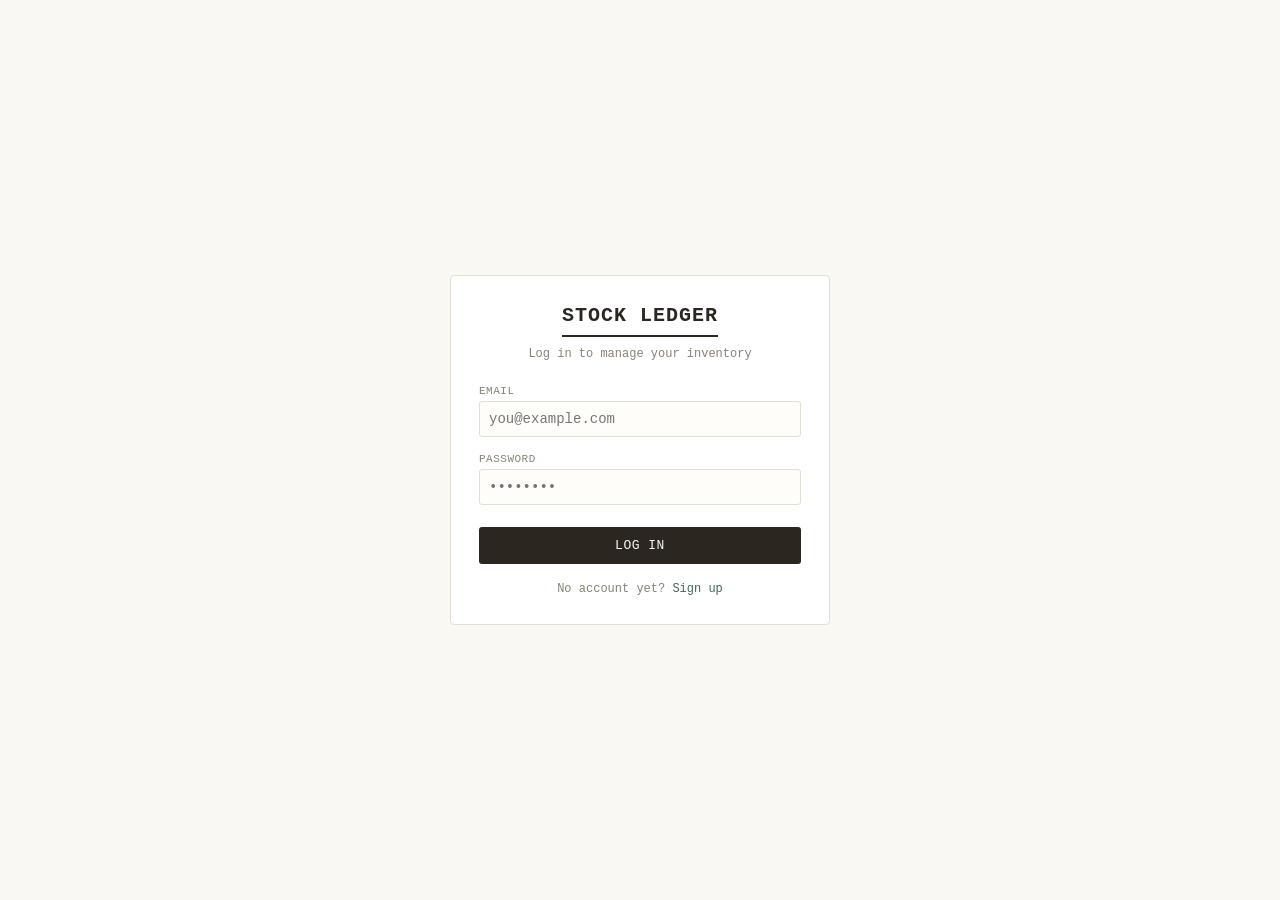
<file: frontend/index.html>
<!DOCTYPE html>
<html lang="en">

<head>
  <meta charset="UTF-8">
  <title>InventoryIQ — Inventory</title>
  <link rel="stylesheet" href="inventory.css">

</head>

<body>
  <div class="wrap">

    <header>
      <div>
        <h1>InventoryIQ</h1>
        <div class="sub">Inventory on hand</div>
      </div>
      <div class="stats">
        <div>Items<span id="statItems">0</span></div>
        <div>Units<span id="statUnits">0</span></div>
        <div>Low stock<span id="statLow">0</span></div>
      </div>
    </header>

    <nav style="margin:-14px 0 20px; text-align:right;">
      <a id="adminLink" href="admin.html"
        style="color:var(--muted); text-decoration:none; font-size:12px; text-transform:uppercase; letter-spacing:.5px;">Admin</a>
      <a href="login.html"
        style="color:var(--muted); text-decoration:none; font-size:12px; text-transform:uppercase; letter-spacing:.5px; margin-left:14px;">Log
        out</a>
    </nav>

    <div class="panel">
      <form id="addForm">
        <div>
          <label for="name">Item name</label>
          <input type="text" id="name" required placeholder="e.g. Blue notebook">
        </div>
        <div>
          <label for="qty">Quantity</label>
          <input type="number" id="qty" min="0" required placeholder="0">
        </div>
        <div>
          <label for="threshold">Low-stock at</label>
          <input type="number" id="threshold" min="0" placeholder="5">
        </div>
        <div>
          <label for="price">Unit price</label>
          <input type="number" id="price" min="0" step="0.01" placeholder="0.00">
        </div>
        <div>
          <label for="supplier">Supplier</label>
          <select id="supplier">
            <option value="">— none —</option>
          </select>
        </div>
        <button type="submit" class="btn-add">Add item</button>
      </form>
    </div>

    <div class="panel">
      <div class="toolbar">
        <span class="sub" style="color:var(--muted); font-size:11px;">Click any field to edit it</span>
      </div>
      <table>
        <thead>
          <tr>
            <th>Item</th>
            <th class="num">Qty</th>
            <th class="num">Threshold</th>
            <th class="num">Price</th>
            <th class="num">Value</th>
            <th>Supplier</th>
            <th>Status</th>
            <th></th>
          </tr>
        </thead>
        <tbody id="tbody"></tbody>
      </table>
      <div id="emptyMsg" class="empty" style="display:none;">No items yet — add your first item above.</div>
    </div>

    <footer>Data is stored in the database via the backend API.</footer>
  </div>

  <script src="inventory.js"></script>
</body>

</html>
</file>
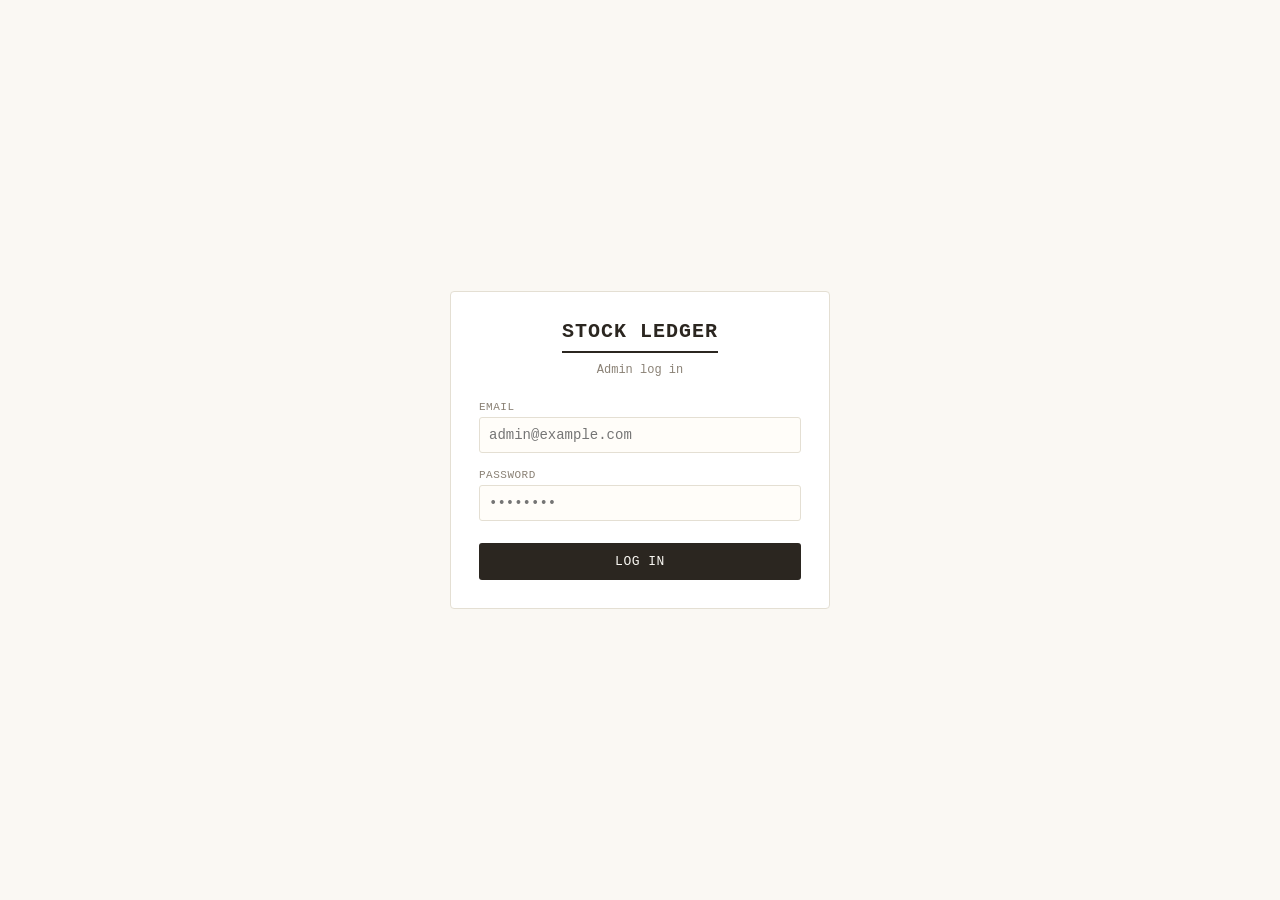
<file: frontend/admin-login.html>
<!DOCTYPE html>
<html lang="en">

<head>
  <meta charset="UTF-8">
  <title>Stock Ledger — Admin Log In</title>
  <link rel="stylesheet" href="admin-login.css">
</head>

<body>

  <div class="card">
    <div class="brand">
      <h1>Stock Ledger</h1>
      <div class="sub">Admin log in</div>
    </div>

    <form id="loginForm">
      <div class="field">
        <label for="email">Email</label>
        <input type="email" id="email" required placeholder="admin@example.com">
      </div>
      <div class="field">
        <label for="password">Password</label>
        <input type="password" id="password" required placeholder="••••••••">
      </div>
      <div class="error" id="errorMsg">Admin access only.</div>
      <button type="submit">Log in</button>
      <div class="success" id="successMsg">Logged in — redirecting to admin...</div>
    </form>
  </div>

  <script>
    const API_BASE = 'http://localhost:3001/api';
    const form = document.getElementById('loginForm');
    const errorMsg = document.getElementById('errorMsg');
    const successMsg = document.getElementById('successMsg');

    form.addEventListener('submit', async e => {
      e.preventDefault();
      const email = document.getElementById('email').value.trim();
      const password = document.getElementById('password').value;

      try {
        const res = await fetch(API_BASE + '/auth/login', {
          method: 'POST',
          headers: { 'Content-Type': 'application/json' },
          body: JSON.stringify({ email, password }),
        });
        const data = await res.json();
        if (!res.ok) throw new Error(data.error || 'Login failed');
        if (data.user.role !== 'Admin') throw new Error('This account is not an admin.');

        errorMsg.classList.remove('show');
        successMsg.classList.add('show');
        setTimeout(() => {
          window.location.href = 'admin.html?token=' + encodeURIComponent(data.token);
        }, 600);
      } catch (err) {
        errorMsg.textContent = err.message;
        errorMsg.classList.add('show');
        successMsg.classList.remove('show');
      }
    });
  </script>

</body>

</html>
</file>
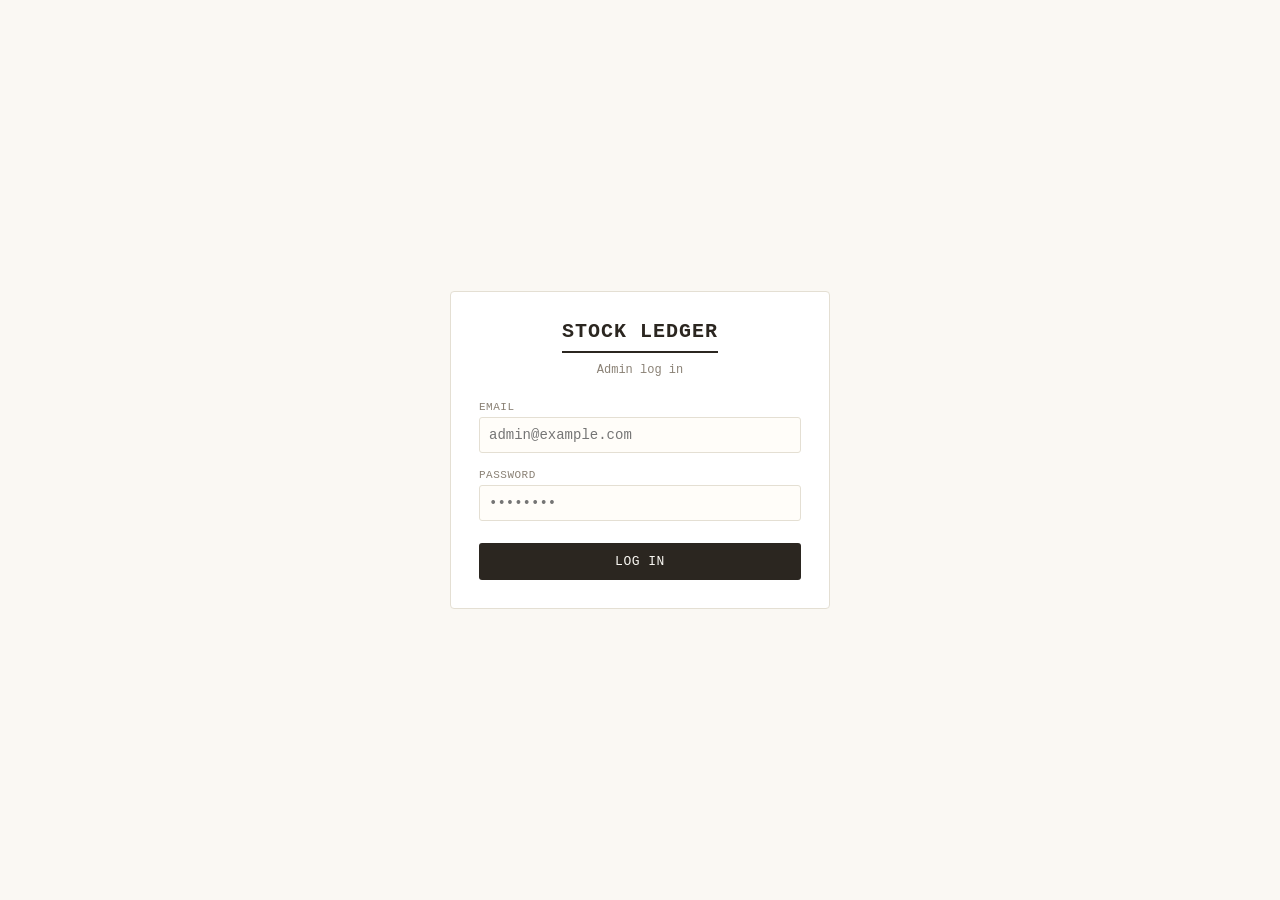
<file: frontend/admin.html>
<!DOCTYPE html>
<html lang="en">

<head>
  <meta charset="UTF-8">
  <title>InventoryIQ — Admin</title>
  <link rel="stylesheet" href="admin.css">
</head>

<body>
  <div class="wrap">

    <header>
      <div>
        <h1>Admin</h1>
        <div class="sub">Users, products &amp; suppliers</div>
      </div>
      <div class="stats">
        <div>Users<span id="statUsers">0</span></div>
        <div>Products<span id="statProducts">0</span></div>
        <div>Suppliers<span id="statSuppliers">0</span></div>
      </div>
    </header>

    <nav style="margin:-14px 0 20px; text-align:right;">
      <a href="index.html">Inventory</a>
      <a href="admin-login.html">Log out</a>
    </nav>

    <div class="tabs">
      <button type="button" class="tab-btn active" data-tab="users">Users</button>
      <button type="button" class="tab-btn" data-tab="products">Products</button>
      <button type="button" class="tab-btn" data-tab="suppliers">Suppliers</button>
    </div>

    <!-- Users -->
    <section id="usersTab" class="tab-panel active">
      <div class="panel">
        <form id="userAddForm">
          <div>
            <label for="userName">Full name</label>
            <input type="text" id="userName" required placeholder="e.g. Jane Doe">
          </div>
          <div>
            <label for="userEmail">Email</label>
            <input type="email" id="userEmail" required placeholder="jane@example.com">
          </div>
          <div>
            <label for="userPassword">Password</label>
            <input type="password" id="userPassword" required minlength="6" placeholder="••••••••">
          </div>
          <div>
            <label for="userRole">Role</label>
            <select id="userRole">
              <option value="Staff">Staff</option>
              <option value="Admin">Admin</option>
            </select>
          </div>
          <button type="submit" class="btn-add">Add user</button>
        </form>
      </div>

      <div class="panel">
        <table>
          <thead>
            <tr>
              <th>Name</th>
              <th>Email</th>
              <th>Role</th>
              <th>Status</th>
              <th></th>
            </tr>
          </thead>
          <tbody id="userTbody"></tbody>
        </table>
        <div id="userEmptyMsg" class="empty" style="display:none;">No users yet — add your first user above.</div>
      </div>
    </section>

    <!-- Products -->
    <section id="productsTab" class="tab-panel">
      <div class="panel">
        <form id="productAddForm">
          <div>
            <label for="productName">Product name</label>
            <input type="text" id="productName" required placeholder="e.g. Blue notebook">
          </div>
          <div>
            <label for="productQty">Qty</label>
            <input type="number" id="productQty" min="0" required placeholder="0">
          </div>
          <div>
            <label for="productThreshold">Low-stock at</label>
            <input type="number" id="productThreshold" min="0" placeholder="5">
          </div>
          <div>
            <label for="productPrice">Unit price</label>
            <input type="number" id="productPrice" min="0" step="0.01" placeholder="0.00">
          </div>
          <div>
            <label for="productSupplier">Supplier</label>
            <select id="productSupplier">
              <option value="">— none —</option>
            </select>
          </div>
          <button type="submit" class="btn-add">Add product</button>
        </form>
      </div>

      <div class="panel">
        <table>
          <thead>
            <tr>
              <th>Product</th>
              <th class="num">Qty</th>
              <th class="num">Threshold</th>
              <th class="num">Price</th>
              <th>Supplier</th>
              <th>Status</th>
              <th></th>
            </tr>
          </thead>
          <tbody id="productTbody"></tbody>
        </table>
        <div id="productEmptyMsg" class="empty" style="display:none;">No products yet — add your first product
          above.</div>
      </div>
    </section>

    <!-- Suppliers -->
    <section id="suppliersTab" class="tab-panel">
      <div class="panel">
        <form id="supplierAddForm">
          <div>
            <label for="supplierName">Supplier name</label>
            <input type="text" id="supplierName" required placeholder="e.g. Acme Paper Co">
          </div>
          <div>
            <label for="supplierEmail">Contact email</label>
            <input type="email" id="supplierEmail" placeholder="orders@acme.com">
          </div>
          <div>
            <label for="supplierPhone">Phone</label>
            <input type="text" id="supplierPhone" placeholder="555-0100">
          </div>
          <div>
            <label for="supplierAddress">Address</label>
            <input type="text" id="supplierAddress" placeholder="Optional">
          </div>
          <button type="submit" class="btn-add">Add supplier</button>
        </form>
      </div>

      <div class="panel">
        <table>
          <thead>
            <tr>
              <th>Supplier</th>
              <th>Contact email</th>
              <th>Phone</th>
              <th>Address</th>
              <th class="num">Products</th>
              <th></th>
            </tr>
          </thead>
          <tbody id="supplierTbody"></tbody>
        </table>
        <div id="supplierEmptyMsg" class="empty" style="display:none;">No suppliers yet — add your first supplier
          above.</div>
      </div>
    </section>

    <footer>Data is stored in the database via the backend API.</footer>
  </div>

  <script src="admin.js"></script>
</body>

</html>
</file>
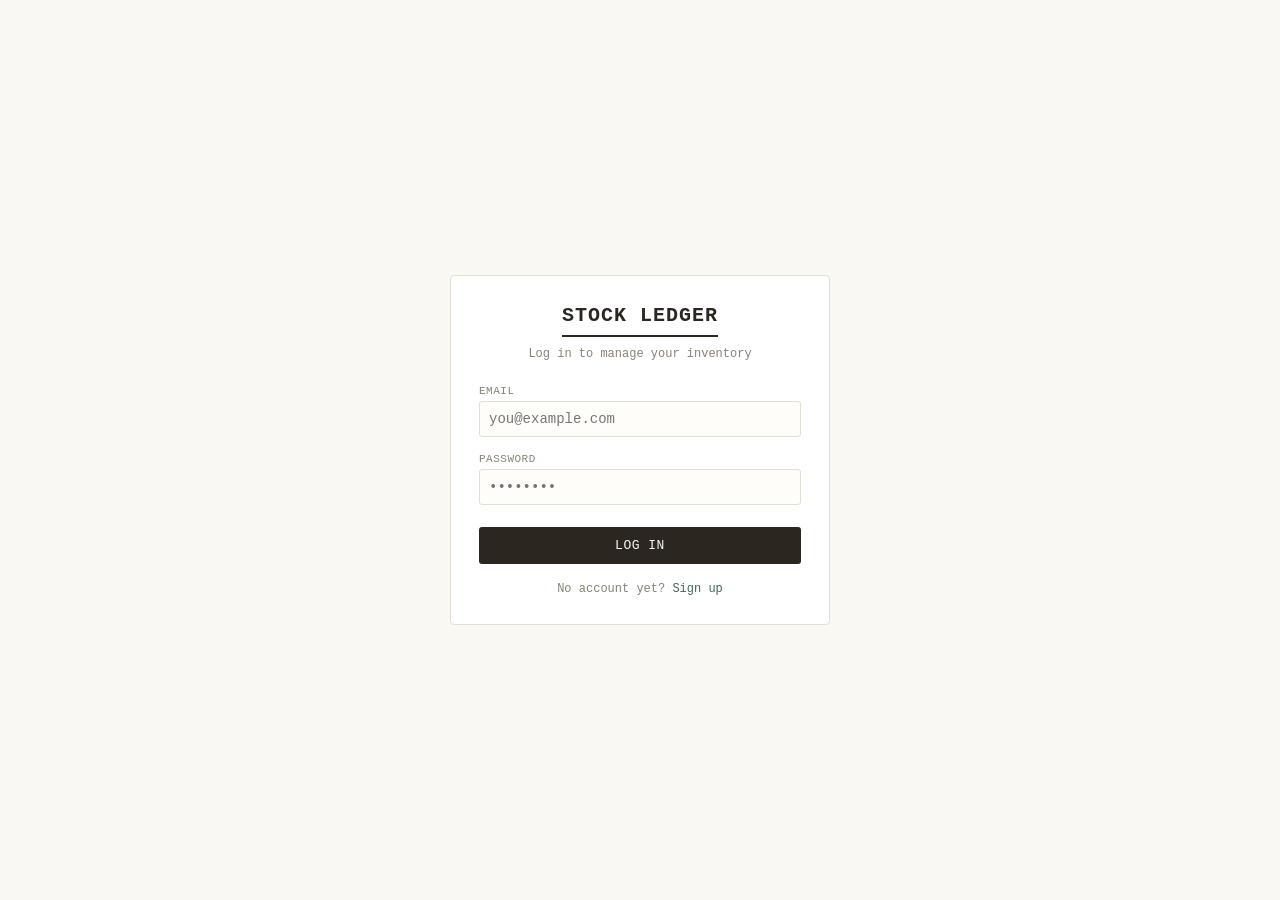
<file: frontend/inventory.html>
<!DOCTYPE html>
<html lang="en">

<head>
  <meta charset="UTF-8">
  <title>InventoryIQ — Inventory</title>
  <link rel="stylesheet" href="inventory.css">

</head>

<body>
  <div class="wrap">

    <header>
      <div>
        <h1>InventoryIQ</h1>
        <div class="sub">Inventory on hand</div>
      </div>
      <div class="stats">
        <div>Items<span id="statItems">0</span></div>
        <div>Units<span id="statUnits">0</span></div>
        <div>Low stock<span id="statLow">0</span></div>
      </div>
    </header>

    <nav style="margin:-14px 0 20px; text-align:right;">
      <a id="adminLink" href="admin.html"
        style="color:var(--muted); text-decoration:none; font-size:12px; text-transform:uppercase; letter-spacing:.5px;">Admin</a>
      <a href="login.html"
        style="color:var(--muted); text-decoration:none; font-size:12px; text-transform:uppercase; letter-spacing:.5px; margin-left:14px;">Log
        out</a>
    </nav>

    <div class="panel">
      <form id="addForm">
        <div>
          <label for="name">Item name</label>
          <input type="text" id="name" required placeholder="e.g. Blue notebook">
        </div>
        <div>
          <label for="qty">Quantity</label>
          <input type="number" id="qty" min="0" required placeholder="0">
        </div>
        <div>
          <label for="threshold">Low-stock at</label>
          <input type="number" id="threshold" min="0" placeholder="5">
        </div>
        <div>
          <label for="price">Unit price</label>
          <input type="number" id="price" min="0" step="0.01" placeholder="0.00">
        </div>
        <div>
          <label for="supplier">Supplier</label>
          <select id="supplier">
            <option value="">— none —</option>
          </select>
        </div>
        <button type="submit" class="btn-add">Add item</button>
      </form>
    </div>

    <div class="panel">
      <div class="toolbar">
        <span class="sub" style="color:var(--muted); font-size:11px;">Click any field to edit it</span>
      </div>
      <table>
        <thead>
          <tr>
            <th>Item</th>
            <th class="num">Qty</th>
            <th class="num">Threshold</th>
            <th class="num">Price</th>
            <th class="num">Value</th>
            <th>Supplier</th>
            <th>Status</th>
            <th></th>
          </tr>
        </thead>
        <tbody id="tbody"></tbody>
      </table>
      <div id="emptyMsg" class="empty" style="display:none;">No items yet — add your first item above.</div>
    </div>

    <footer>Data is stored in the database via the backend API.</footer>
  </div>

  <script src="inventory.js"></script>
</body>

</html>
</file>
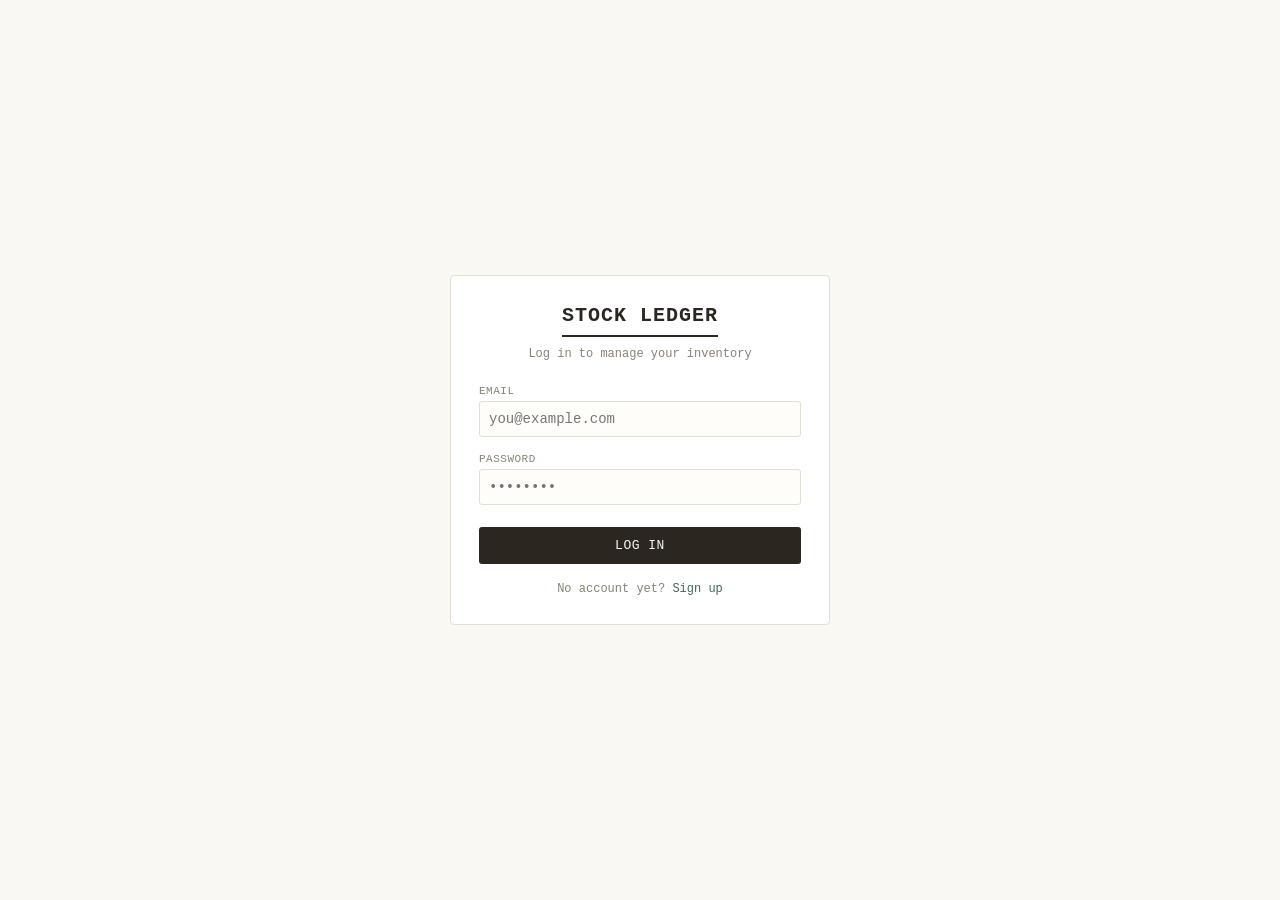
<file: frontend/login.html>
<!DOCTYPE html>
<html lang="en">

<head>
  <meta charset="UTF-8">
  <title>InventoryIQ — Log In</title>
  <link rel="stylesheet" href="login.css">
</head>

<body>

  <div class="card">
    <div class="brand">
      <h1>Stock Ledger</h1>
      <div class="sub">Log in to manage your inventory</div>
    </div>

    <form id="loginForm" novalidate>
      <div class="field">
        <label for="email">Email</label>
        <input type="email" id="email" required placeholder="you@example.com">
      </div>
      <div class="field">
        <label for="password">Password</label>
        <input type="password" id="password" required placeholder="••••••••">
      </div>
      <div class="error" id="errorMsg">Enter a valid email and password.</div>
      <button type="submit">Log in</button>
      <div class="success" id="successMsg">Logged in — redirecting to your inventory...</div>
    </form>

    <div class="foot">
      No account yet? <a href="signup.html">Sign up</a>
    </div>
  </div>

  <script src="login.js">
  </script>

</body>

</html>
</file>
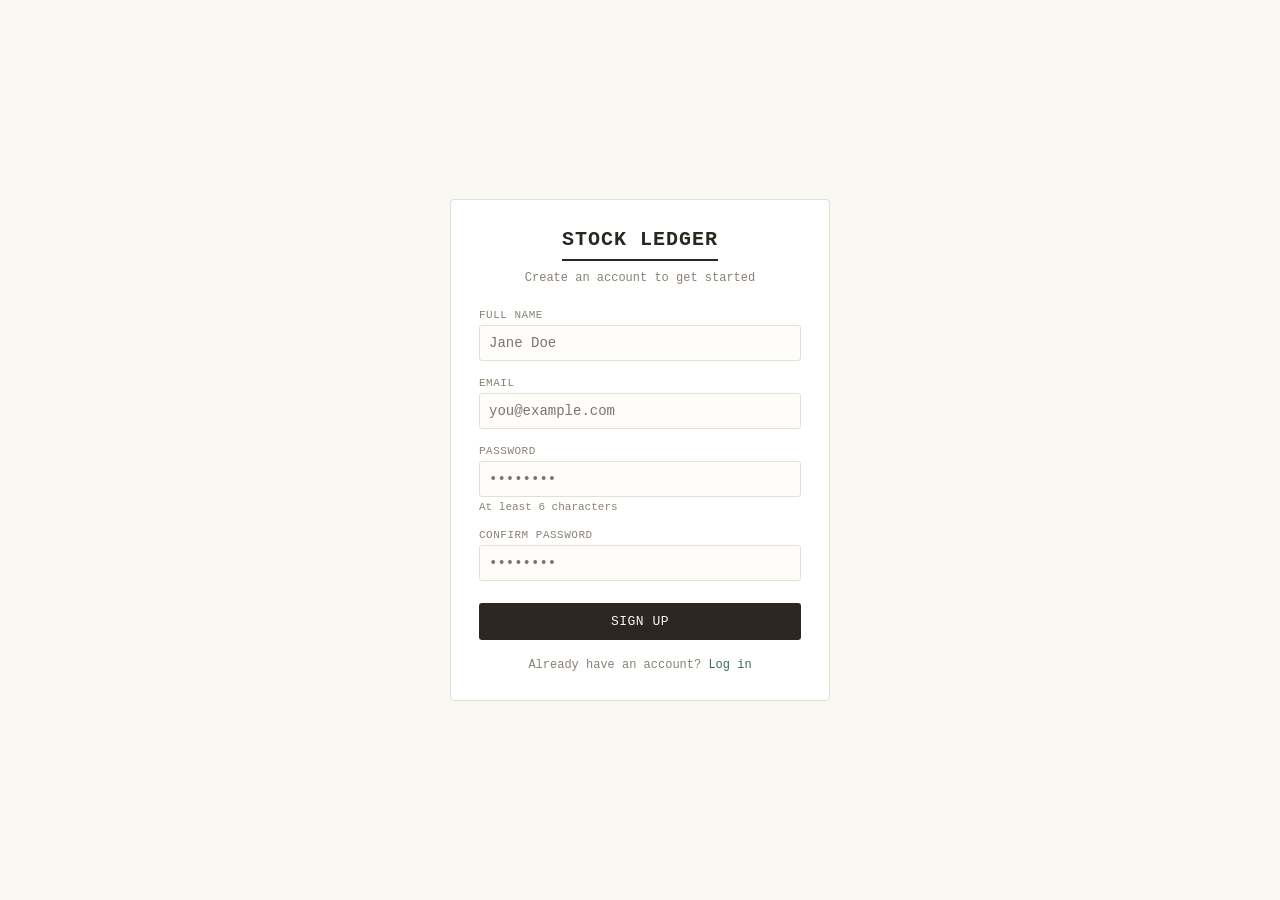
<file: frontend/signup.html>
<!DOCTYPE html>
<html lang="en">

<head>
  <meta charset="UTF-8">
  <title>InventoryIQ — Sign Up</title>
  <link rel="stylesheet" href="signup.css">
</head>

<body>

  <div class="card">
    <div class="brand">
      <h1>Stock Ledger</h1>
      <div class="sub">Create an account to get started</div>
    </div>

    <form id="signupForm" novalidate>
      <div class="field">
        <label for="name">Full name</label>
        <input type="text" id="name" required placeholder="Jane Doe">
      </div>
      <div class="field">
        <label for="email">Email</label>
        <input type="email" id="email" required placeholder="you@example.com">
      </div>
      <div class="field">
        <label for="password">Password</label>
        <input type="password" id="password" required placeholder="••••••••">
        <div class="hint">At least 6 characters</div>
      </div>
      <div class="field">
        <label for="confirm">Confirm password</label>
        <input type="password" id="confirm" required placeholder="••••••••">
      </div>
      <div class="error" id="errorMsg">Check your details and try again.</div>
      <button type="submit">Sign up</button>
      <div class="success" id="successMsg">Account created — redirecting to log in...</div>
    </form>

    <div class="foot">
      Already have an account? <a href="login.html">Log in</a>
    </div>
  </div>

  <script src="signup.js">
  </script>

</body>

</html>
</file>
<file: frontend/inventory.css>
:root {
      --bg: #faf8f3;
      --panel: #ffffff;
      --ink: #2b2620;
      --muted: #8a8175;
      --line: #e4dfd3;
      --accent: #3f6b52;
      --accent-soft: #e7efe9;
      --warn: #a4552c;
      --warn-soft: #f6e6dc;
    }

    * {
      box-sizing: border-box;
    }

    body {
      margin: 0;
      background: var(--bg);
      color: var(--ink);
      font-family: 'Courier New', Courier, monospace;
      padding: 32px 16px;
    }

    .wrap {
      max-width: 920px;
      margin: 0 auto;
    }

    header {
      display: flex;
      justify-content: space-between;
      align-items: flex-end;
      border-bottom: 2px solid var(--ink);
      padding-bottom: 12px;
      margin-bottom: 24px;
    }

    header h1 {
      margin: 0;
      font-size: 24px;
      letter-spacing: 1px;
      text-transform: uppercase;
    }

    header .sub {
      color: var(--muted);
      font-size: 12px;
      margin-top: 4px;
    }

    .stats {
      display: flex;
      gap: 18px;
      font-size: 12px;
      text-align: right;
    }

    .stats div span {
      display: block;
      font-size: 18px;
      font-weight: bold;
    }

    .panel {
      background: var(--panel);
      border: 1px solid var(--line);
      border-radius: 4px;
      padding: 18px;
      margin-bottom: 20px;
    }

    form {
      display: grid;
      grid-template-columns: 1.6fr 0.8fr 0.9fr 0.9fr 1.1fr auto;
      gap: 10px;
      align-items: end;
    }

    label {
      font-size: 11px;
      color: var(--muted);
      text-transform: uppercase;
      letter-spacing: .5px;
      display: block;
      margin-bottom: 4px;
    }

    input,
    select {
      width: 100%;
      padding: 8px;
      border: 1px solid var(--line);
      border-radius: 3px;
      font-family: inherit;
      font-size: 14px;
      background: #fffdf9;
      color: var(--ink);
    }

    input:focus,
    select:focus {
      outline: none;
      border-color: var(--accent);
    }

    button {
      font-family: inherit;
      cursor: pointer;
      border-radius: 3px;
      border: 1px solid transparent;
    }

    .btn-add {
      background: var(--ink);
      color: var(--bg);
      padding: 9px 16px;
      font-size: 13px;
      text-transform: uppercase;
      letter-spacing: .5px;
    }

    .btn-add:hover {
      opacity: .85;
    }

    .toolbar {
      display: flex;
      justify-content: space-between;
      align-items: center;
      margin-bottom: 10px;
    }

    .toolbar input {
      max-width: 240px;
    }

    table {
      width: 100%;
      border-collapse: collapse;
      font-size: 13px;
    }

    th,
    td {
      text-align: left;
      padding: 10px 8px;
      border-bottom: 1px solid var(--line);
    }

    th {
      font-size: 11px;
      text-transform: uppercase;
      color: var(--muted);
      letter-spacing: .5px;
      font-weight: normal;
    }

    tr:hover td {
      background: #fbfaf6;
    }

    td.num {
      text-align: right;
      font-variant-numeric: tabular-nums;
    }

    .tag {
      display: inline-block;
      padding: 2px 8px;
      border-radius: 20px;
      font-size: 11px;
      font-weight: bold;
    }

    .tag.ok {
      background: var(--accent-soft);
      color: var(--accent);
    }

    .tag.low {
      background: var(--warn-soft);
      color: var(--warn);
    }

    .row-actions button {
      background: none;
      border: 1px solid var(--line);
      padding: 5px 10px;
      font-size: 11px;
      margin-left: 4px;
    }

    .row-actions button:hover {
      border-color: var(--ink);
    }

    .row-actions .del:hover {
      border-color: var(--warn);
      color: var(--warn);
    }

    .empty {
      text-align: center;
      color: var(--muted);
      padding: 30px 0;
      font-size: 13px;
    }

    footer {
      text-align: center;
      color: var(--muted);
      font-size: 11px;
      margin-top: 20px;
    }

    @media (max-width:640px) {
      form {
        grid-template-columns: 1fr 1fr;
      }

      .stats {
        display: none;
      }
    }
</file>
<file: frontend/admin-login.css>
:root {
      --bg: #faf8f3;
      --panel: #ffffff;
      --ink: #2b2620;
      --muted: #8a8175;
      --line: #e4dfd3;
      --accent: #3f6b52;
      --accent-soft: #e7efe9;
      --warn: #a4552c;
      --warn-soft: #f6e6dc;
    }

    * {
      box-sizing: border-box;
    }

    body {
      margin: 0;
      min-height: 100vh;
      display: flex;
      align-items: center;
      justify-content: center;
      background: var(--bg);
      color: var(--ink);
      font-family: 'Courier New', Courier, monospace;
      padding: 16px;
    }

    .card {
      width: 100%;
      max-width: 380px;
      background: var(--panel);
      border: 1px solid var(--line);
      border-radius: 4px;
      padding: 28px;
    }

    .brand {
      text-align: center;
      margin-bottom: 24px;
    }

    .brand h1 {
      margin: 0;
      font-size: 20px;
      letter-spacing: 1px;
      text-transform: uppercase;
      border-bottom: 2px solid var(--ink);
      display: inline-block;
      padding-bottom: 8px;
    }

    .brand .sub {
      color: var(--muted);
      font-size: 12px;
      margin-top: 10px;
    }

    label {
      font-size: 11px;
      color: var(--muted);
      text-transform: uppercase;
      letter-spacing: .5px;
      display: block;
      margin-bottom: 4px;
    }

    .field {
      margin-bottom: 16px;
    }

    input {
      width: 100%;
      padding: 9px;
      border: 1px solid var(--line);
      border-radius: 3px;
      font-family: inherit;
      font-size: 14px;
      background: #fffdf9;
      color: var(--ink);
    }

    input:focus {
      outline: none;
      border-color: var(--accent);
    }

    button {
      width: 100%;
      font-family: inherit;
      cursor: pointer;
      border-radius: 3px;
      border: 1px solid transparent;
      background: var(--ink);
      color: var(--bg);
      padding: 10px 16px;
      font-size: 13px;
      text-transform: uppercase;
      letter-spacing: .5px;
      margin-top: 6px;
    }

    button:hover {
      opacity: .85;
    }

    .foot {
      text-align: center;
      font-size: 12px;
      color: var(--muted);
      margin-top: 18px;
    }

    .foot a {
      color: var(--accent);
      text-decoration: none;
    }

    .foot a:hover {
      text-decoration: underline;
    }

    .success {
      text-align: center;
      color: var(--accent);
      font-size: 13px;
      margin-top: 14px;
      display: none;
    }

    .success.show {
      display: block;
    }

    .error {
      color: var(--warn);
      font-size: 12px;
      margin-top: 6px;
      display: none;
    }

    .error.show {
      display: block;
    }
</file>
<file: frontend/admin.css>
:root {
      --bg: #faf8f3;
      --panel: #ffffff;
      --ink: #2b2620;
      --muted: #8a8175;
      --line: #e4dfd3;
      --accent: #3f6b52;
      --accent-soft: #e7efe9;
      --warn: #a4552c;
      --warn-soft: #f6e6dc;
    }

    * {
      box-sizing: border-box;
    }

    body {
      margin: 0;
      background: var(--bg);
      color: var(--ink);
      font-family: 'Courier New', Courier, monospace;
      padding: 32px 16px;
    }

    .wrap {
      max-width: 920px;
      margin: 0 auto;
    }

    header {
      display: flex;
      justify-content: space-between;
      align-items: flex-end;
      border-bottom: 2px solid var(--ink);
      padding-bottom: 12px;
      margin-bottom: 24px;
    }

    header h1 {
      margin: 0;
      font-size: 24px;
      letter-spacing: 1px;
      text-transform: uppercase;
    }

    header .sub {
      color: var(--muted);
      font-size: 12px;
      margin-top: 4px;
    }

    nav a {
      color: var(--muted);
      text-decoration: none;
      font-size: 12px;
      margin-left: 14px;
      text-transform: uppercase;
      letter-spacing: .5px;
    }

    nav a:hover {
      color: var(--ink);
    }

    .stats {
      display: flex;
      gap: 18px;
      font-size: 12px;
      text-align: right;
    }

    .stats div span {
      display: block;
      font-size: 18px;
      font-weight: bold;
    }

    .panel {
      background: var(--panel);
      border: 1px solid var(--line);
      border-radius: 4px;
      padding: 18px;
      margin-bottom: 20px;
    }

    form {
      display: grid;
      grid-template-columns: 1.3fr 1.3fr 1fr 0.8fr auto;
      gap: 10px;
      align-items: end;
    }

    label {
      font-size: 11px;
      color: var(--muted);
      text-transform: uppercase;
      letter-spacing: .5px;
      display: block;
      margin-bottom: 4px;
    }

    input,
    select {
      width: 100%;
      padding: 8px;
      border: 1px solid var(--line);
      border-radius: 3px;
      font-family: inherit;
      font-size: 14px;
      background: #fffdf9;
      color: var(--ink);
    }

    input:focus,
    select:focus {
      outline: none;
      border-color: var(--accent);
    }

    button {
      font-family: inherit;
      cursor: pointer;
      border-radius: 3px;
      border: 1px solid transparent;
    }

    .btn-add {
      background: var(--ink);
      color: var(--bg);
      padding: 9px 16px;
      font-size: 13px;
      text-transform: uppercase;
      letter-spacing: .5px;
    }

    .btn-add:hover {
      opacity: .85;
    }

    table {
      width: 100%;
      border-collapse: collapse;
      font-size: 13px;
    }

    th,
    td {
      text-align: left;
      padding: 10px 8px;
      border-bottom: 1px solid var(--line);
    }

    th {
      font-size: 11px;
      text-transform: uppercase;
      color: var(--muted);
      letter-spacing: .5px;
      font-weight: normal;
    }

    tr:hover td {
      background: #fbfaf6;
    }

    select.roleSelect {
      padding: 5px;
      font-size: 12px;
    }

    .tag {
      display: inline-block;
      padding: 2px 8px;
      border-radius: 20px;
      font-size: 11px;
      font-weight: bold;
    }

    .tag.active {
      background: var(--accent-soft);
      color: var(--accent);
    }

    .tag.suspended {
      background: var(--warn-soft);
      color: var(--warn);
    }

    .row-actions button {
      background: none;
      border: 1px solid var(--line);
      padding: 5px 10px;
      font-size: 11px;
      margin-left: 4px;
    }

    .row-actions button:hover {
      border-color: var(--ink);
    }

    .row-actions .del:hover {
      border-color: var(--warn);
      color: var(--warn);
    }

    .empty {
      text-align: center;
      color: var(--muted);
      padding: 30px 0;
      font-size: 13px;
    }

    footer {
      text-align: center;
      color: var(--muted);
      font-size: 11px;
      margin-top: 20px;
    }

    @media (max-width:640px) {
      form {
        grid-template-columns: 1fr 1fr;
      }

      .stats {
        display: none;
      }
    }
  .tabs {
    display: flex;
    gap: 8px;
    margin-bottom: 20px;
    border-bottom: 2px solid var(--line);
  }

  .tab-btn {
    padding: 10px 16px;
    background: none;
    border: none;
    cursor: pointer;
    font-family: inherit;
    font-size: 13px;
    color: var(--muted);
    text-transform: uppercase;
    letter-spacing: .5px;
    border-bottom: 2px solid transparent;
    margin-bottom: -2px;
    transition: color 0.2s;
  }

  .tab-btn:hover {
    color: var(--ink);
  }

  .tab-btn.active {
    color: var(--ink);
    border-bottom-color: var(--accent);
  }

  .tab-panel {
    display: none;
  }

  .tab-panel.active {
    display: block;
  }

  table input,
  table select {
    width: 100%;
    padding: 5px;
    border: 1px solid var(--line);
    border-radius: 2px;
    font-family: inherit;
    font-size: 13px;
    background: #fffdf9;
    color: var(--ink);
  }

  table input:focus,
  table select:focus {
    outline: none;
    border-color: var(--accent);
  }
</file>
<file: frontend/login.css>
:root {
      --bg: #faf8f3;
      --panel: #ffffff;
      --ink: #2b2620;
      --muted: #8a8175;
      --line: #e4dfd3;
      --accent: #3f6b52;
      --accent-soft: #e7efe9;
      --warn: #a4552c;
      --warn-soft: #f6e6dc;
    }

    * {
      box-sizing: border-box;
    }

    body {
      margin: 0;
      min-height: 100vh;
      display: flex;
      align-items: center;
      justify-content: center;
      background: var(--bg);
      color: var(--ink);
      font-family: 'Courier New', Courier, monospace;
      padding: 16px;
    }

    .card {
      width: 100%;
      max-width: 380px;
      background: var(--panel);
      border: 1px solid var(--line);
      border-radius: 4px;
      padding: 28px;
    }

    .brand {
      text-align: center;
      margin-bottom: 24px;
    }

    .brand h1 {
      margin: 0;
      font-size: 20px;
      letter-spacing: 1px;
      text-transform: uppercase;
      border-bottom: 2px solid var(--ink);
      display: inline-block;
      padding-bottom: 8px;
    }

    .brand .sub {
      color: var(--muted);
      font-size: 12px;
      margin-top: 10px;
    }

    label {
      font-size: 11px;
      color: var(--muted);
      text-transform: uppercase;
      letter-spacing: .5px;
      display: block;
      margin-bottom: 4px;
    }

    .field {
      margin-bottom: 16px;
    }

    input {
      width: 100%;
      padding: 9px;
      border: 1px solid var(--line);
      border-radius: 3px;
      font-family: inherit;
      font-size: 14px;
      background: #fffdf9;
      color: var(--ink);
    }

    input:focus {
      outline: none;
      border-color: var(--accent);
    }

    .error {
      color: var(--warn);
      font-size: 12px;
      margin-top: 6px;
      display: none;
    }

    .error.show {
      display: block;
    }

    button {
      width: 100%;
      font-family: inherit;
      cursor: pointer;
      border-radius: 3px;
      border: 1px solid transparent;
      background: var(--ink);
      color: var(--bg);
      padding: 10px 16px;
      font-size: 13px;
      text-transform: uppercase;
      letter-spacing: .5px;
      margin-top: 6px;
    }

    button:hover {
      opacity: .85;
    }

    .foot {
      text-align: center;
      font-size: 12px;
      color: var(--muted);
      margin-top: 18px;
    }

    .foot a {
      color: var(--accent);
      text-decoration: none;
    }

    .foot a:hover {
      text-decoration: underline;
    }

    .success {
      text-align: center;
      color: var(--accent);
      font-size: 13px;
      margin-top: 14px;
      display: none;
    }

    .success.show {
      display: block;
    }
</file>
<file: frontend/signup.css>
:root {
      --bg: #faf8f3;
      --panel: #ffffff;
      --ink: #2b2620;
      --muted: #8a8175;
      --line: #e4dfd3;
      --accent: #3f6b52;
      --accent-soft: #e7efe9;
      --warn: #a4552c;
      --warn-soft: #f6e6dc;
    }

    * {
      box-sizing: border-box;
    }

    body {
      margin: 0;
      min-height: 100vh;
      display: flex;
      align-items: center;
      justify-content: center;
      background: var(--bg);
      color: var(--ink);
      font-family: 'Courier New', Courier, monospace;
      padding: 16px;
    }

    .card {
      width: 100%;
      max-width: 380px;
      background: var(--panel);
      border: 1px solid var(--line);
      border-radius: 4px;
      padding: 28px;
    }

    .brand {
      text-align: center;
      margin-bottom: 24px;
    }

    .brand h1 {
      margin: 0;
      font-size: 20px;
      letter-spacing: 1px;
      text-transform: uppercase;
      border-bottom: 2px solid var(--ink);
      display: inline-block;
      padding-bottom: 8px;
    }

    .brand .sub {
      color: var(--muted);
      font-size: 12px;
      margin-top: 10px;
    }

    label {
      font-size: 11px;
      color: var(--muted);
      text-transform: uppercase;
      letter-spacing: .5px;
      display: block;
      margin-bottom: 4px;
    }

    .field {
      margin-bottom: 16px;
    }

    input {
      width: 100%;
      padding: 9px;
      border: 1px solid var(--line);
      border-radius: 3px;
      font-family: inherit;
      font-size: 14px;
      background: #fffdf9;
      color: var(--ink);
    }

    input:focus {
      outline: none;
      border-color: var(--accent);
    }

    .hint {
      font-size: 11px;
      color: var(--muted);
      margin-top: 4px;
    }

    .error {
      color: var(--warn);
      font-size: 12px;
      margin-top: 6px;
      display: none;
    }

    .error.show {
      display: block;
    }

    button {
      width: 100%;
      font-family: inherit;
      cursor: pointer;
      border-radius: 3px;
      border: 1px solid transparent;
      background: var(--ink);
      color: var(--bg);
      padding: 10px 16px;
      font-size: 13px;
      text-transform: uppercase;
      letter-spacing: .5px;
      margin-top: 6px;
    }

    button:hover {
      opacity: .85;
    }

    .foot {
      text-align: center;
      font-size: 12px;
      color: var(--muted);
      margin-top: 18px;
    }

    .foot a {
      color: var(--accent);
      text-decoration: none;
    }

    .foot a:hover {
      text-decoration: underline;
    }

    .success {
      text-align: center;
      color: var(--accent);
      font-size: 13px;
      margin-top: 14px;
      display: none;
    }

    .success.show {
      display: block;
    }
</file>
